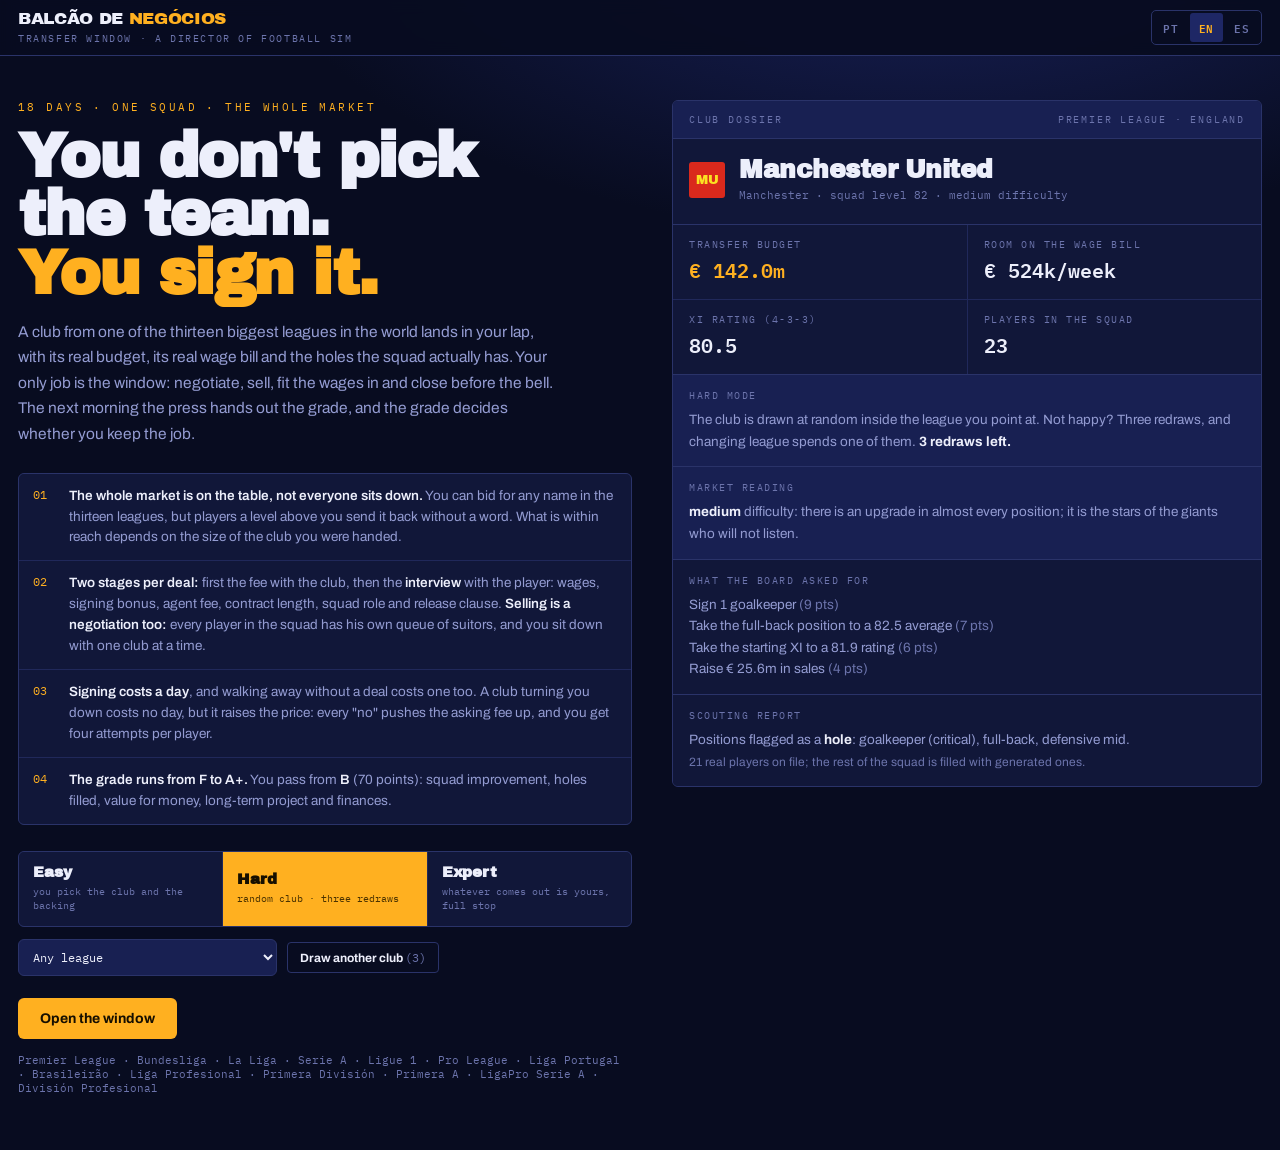
<file: index.html>
<!doctype html>
<html lang="pt-BR">
<head>
<meta charset="utf-8">
<meta name="viewport" content="width=device-width, initial-scale=1">
<title>Balcão de Negócios</title>
<meta http-equiv="refresh" content="0; url=balcao-de-negocios/">
<link rel="canonical" href="balcao-de-negocios/">
<script>location.replace('balcao-de-negocios/');</script>
</head>
<body>
<p>Abrindo o <a href="balcao-de-negocios/">Balcão de Negócios</a>&hellip;</p>
</body>
</html>
</file>
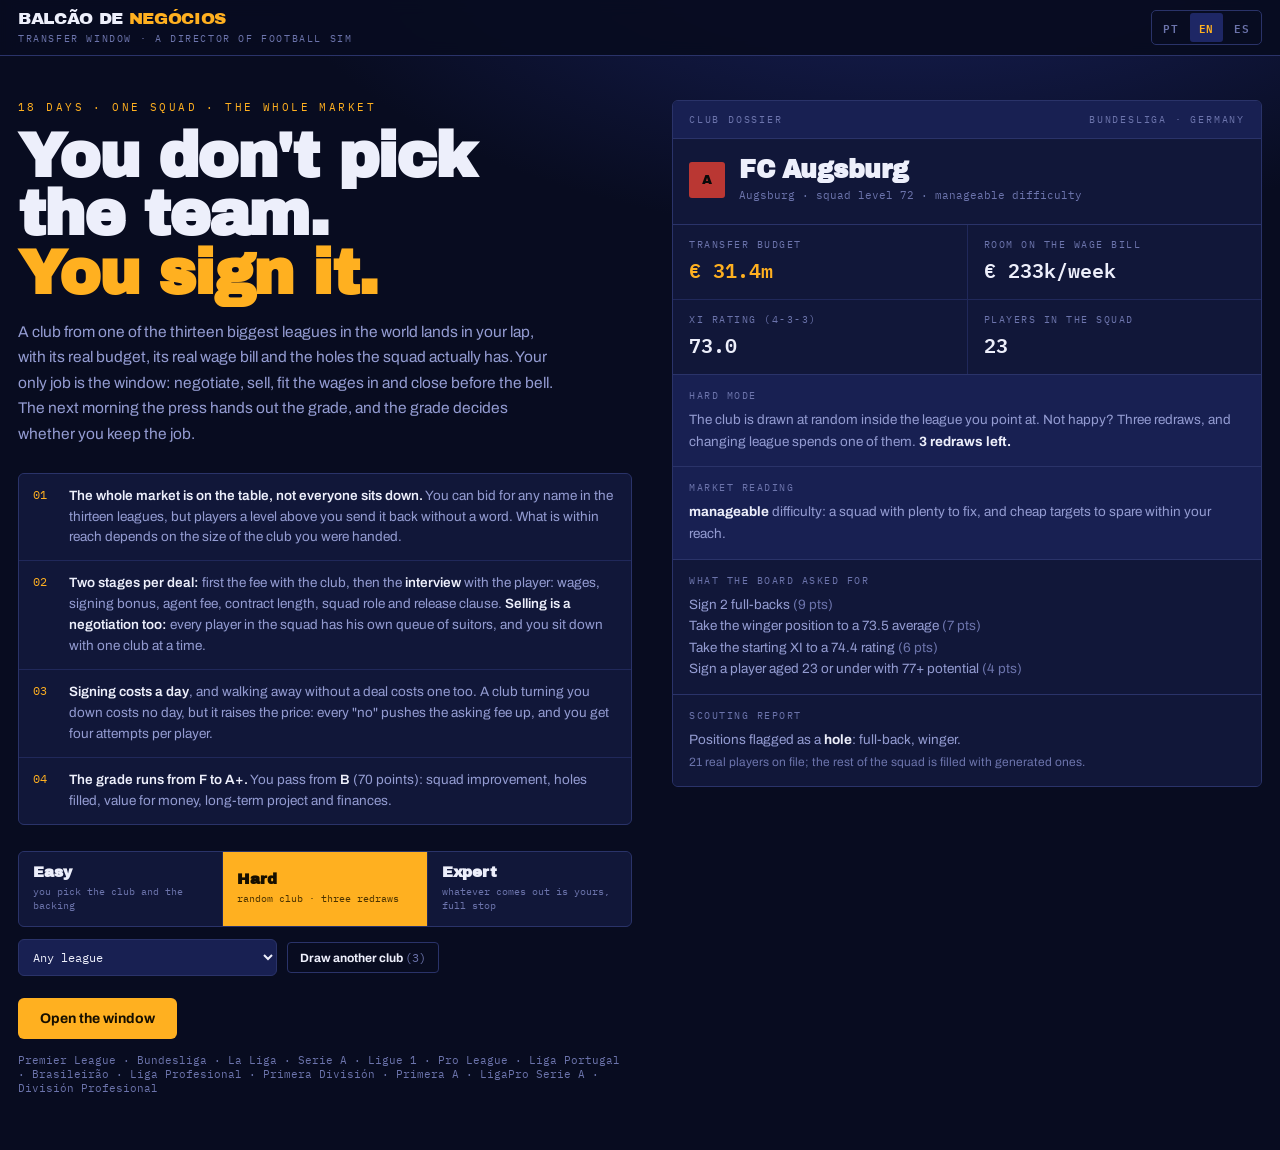
<file: balcao-de-negocios/index.html>
<!doctype html>
<html lang="pt-BR">
<head>
<meta charset="utf-8">
<meta name="viewport" content="width=device-width, initial-scale=1">
<title>Balcão de Negócios</title>
<link rel="preconnect" href="https://fonts.googleapis.com">
<link rel="preconnect" href="https://fonts.gstatic.com" crossorigin>
<link rel="stylesheet" href="https://fonts.googleapis.com/css2?family=Archivo+Black&family=Archivo:wght@400;500;600;700&family=IBM+Plex+Mono:wght@400;500;600&display=swap">
<link rel="stylesheet" href="styles.css">
</head>
<body>

<div class="top">
  <div class="topin">
    <div>
      <div class="mark">BALCÃO DE <em>NEGÓCIOS</em></div>
      <div class="tag" id="topTag" data-i18n="app.tag">Janela de transferências &middot; simulador de diretoria</div>
    </div>
    <div class="spacer"></div>
    <div class="langbar" id="langBar" role="group" data-i18n-aria="lang.aria" aria-label="Idioma">
      <button type="button" data-lang="pt" class="on">PT</button>
      <button type="button" data-lang="en">EN</button>
      <button type="button" data-lang="es">ES</button>
    </div>
    <div class="hud" id="hud" hidden></div>
  </div>
  <div class="ticker" id="tickerBar" hidden>
    <span class="lbl" data-i18n="app.ticker">PLANTÃO</span>
    <span class="vp"><span class="run" id="tickerRun"></span></span>
  </div>
</div>

<div class="wrap">
  <section class="intro" id="screenIntro">
    <div>
      <div class="eyebrow" data-i18n="intro.eyebrow">18 dias &middot; um elenco &middot; o mercado inteiro</div>
      <h1><span class="l1" data-i18n="intro.h1a">Você não escala.</span><span data-i18n="intro.h1b">Você contrata.</span></h1>
      <p class="lede" data-i18n="intro.lede">Um clube das treze principais ligas do mundo cai no seu colo, com o caixa real, a folha
      salarial e os buracos que o elenco tem de verdade. Sua única função é a janela: negociar, vender, encaixar
      salário e fechar antes do gongo. No dia seguinte a imprensa dá a nota, e é ela que decide se você fica.</p>
      <ul class="rules">
        <li><span class="n">01</span><span data-i18n-html="intro.r1"><b>O mercado inteiro está na mesa, nem todo mundo senta.</b> Você pode mandar proposta para qualquer nome das treze ligas, mas quem é de outro patamar devolve sem conversa. O que está ao seu alcance depende do tamanho do clube que caiu no seu colo.</span></li>
        <li><span class="n">02</span><span data-i18n-html="intro.r2"><b>Duas fases por negócio:</b> primeiro a taxa com o clube, depois a <b>entrevista</b> com o jogador: salário, luvas, comissão do empresário, anos de contrato, papel no elenco e cláusula de rescisão.</span></li>
        <li><span class="n">03</span><span data-i18n-html="intro.r3"><b>Assinar gasta um dia</b>, e levantar da mesa sem acordo também. Recusa do clube não custa dia, mas encarece o alvo: cada &quot;não&quot; sobe a pedida, e são quatro tentativas por jogador.</span></li>
        <li><span class="n">04</span><span data-i18n-html="intro.r4"><b>A nota vai de F a A+.</b> Aprovação a partir de <b>B</b> (70 pontos): reforço do time, carências resolvidas, custo-benefício, projeto e finanças.</span></li>
      </ul>
      <div class="modes" id="modeBar" role="radiogroup" data-i18n-aria="intro.modes.aria" aria-label="Modo de jogo">
        <button role="radio" data-mode="facil"><b data-i18n="mode.facil.n">Fácil</b><small data-i18n="mode.facil.small">você escolhe o clube e a incorporação</small></button>
        <button role="radio" data-mode="dificil"><b data-i18n="mode.dificil.n">Difícil</b><small data-i18n="mode.dificil.small">clube sorteado &middot; três novos sorteios</small></button>
        <button role="radio" data-mode="expert"><b data-i18n="mode.expert.n">Expert</b><small data-i18n="mode.expert.small">o clube que sair é o seu, e ponto</small></button>
      </div>
      <div class="setup" id="setupBar">
        <select id="pickLiga" data-i18n-aria="setup.liga.aria" aria-label="Liga"></select>
        <select id="pickClube" data-i18n-aria="setup.clube.aria" aria-label="Clube"></select>
        <button class="btn ghost sm" id="btnReroll"><span data-i18n="setup.reroll">Sortear outro clube</span> <b id="rerollLeft"></b></button>
      </div>
      <div class="aporte" id="aporteWrap">
        <div class="k" data-i18n="aporte.title">Incorporação financeira: escolha o investidor</div>
        <div class="apbar" id="aporteSeg" role="radiogroup" data-i18n-aria="aporte.aria" aria-label="Incorporação financeira"></div>
      </div>
      <div class="actions">
        <button class="btn" id="btnStart" data-i18n="intro.start">Abrir a janela</button>
      </div>
      <p class="hint" style="margin-top:14px">Premier League &middot; Bundesliga &middot; La Liga &middot; Serie A &middot; Ligue 1 &middot; Pro League &middot; Liga Portugal &middot; Brasileirão &middot; Liga Profesional &middot; Primera División &middot; Primera A &middot; LigaPro Serie A &middot; División Profesional</p>
    </div>
    <div class="dossier" id="dossier"></div>
  </section>

  <section class="desk" id="screenDesk" hidden>
    <div>
      <div class="stack">
        <div class="pnl">
          <header><h3 data-i18n="panel.squad">Elenco atual</h3><span class="r" id="squadCount"></span></header>
          <div id="squadList"></div>
          <div class="meterbox">
            <div class="k"><span><span data-i18n="meter.xi">Força da escalação</span> (<b id="formLabel">4-3-3</b>)</span><b id="xiNow">0.0</b></div>
            <div class="bar"><i id="xiBar" class="amber" style="width:0%"></i></div>
            <div class="k" style="margin-top:9px"><span data-i18n="meter.cash">Caixa usado</span><b id="spentPct">0%</b></div>
            <div class="bar"><i id="spentBar" style="width:0%"></i></div>
            <div class="k" style="margin-top:9px"><span data-i18n="meter.wage">Folha semanal</span><b id="wagePct">0%</b></div>
            <div class="bar"><i id="wageBar" class="pos" style="width:0%"></i></div>
          </div>
        </div>
      </div>
    </div>

    <div class="pnl">
      <header>
        <div class="tabs" role="tablist">
          <button class="tab" id="tabMarket" role="tab" aria-selected="true" data-i18n="tab.market">Mercado</button>
          <button class="tab" id="tabCentral" role="tab" aria-selected="false"><span data-i18n="tab.central">Central de transferências</span> <b id="tabWatchN"></b></button>
          <button class="tab" id="tabSquad" role="tab" aria-selected="false" data-i18n="tab.squad">Vender do elenco</button>
          <button class="tab" id="tabLineup" role="tab" aria-selected="false" data-i18n="tab.lineup">Escalação</button>
        </div>
        <span class="r" id="listCount"></span>
      </header>
      <div class="filters" id="filters">
        <select id="fPos">
          <option value="" data-i18n="f.pos.all">Todas as posições</option>
          <option value="GOL" data-i18n="pos.GOL">Goleiro</option>
          <option value="ZAG" data-i18n="pos.ZAG">Zagueiro</option>
          <option value="LAT" data-i18n="f.pos.LAT">Lateral (os dois lados)</option>
          <option value="LAT:E" data-i18n="f.pos.LAT.E">Lateral esquerdo</option>
          <option value="LAT:D" data-i18n="f.pos.LAT.D">Lateral direito</option>
          <option value="VOL" data-i18n="pos.VOL">Volante</option>
          <option value="MEI" data-i18n="pos.MEI">Meia</option>
          <option value="PON" data-i18n="f.pos.PON">Ponta (os dois lados)</option>
          <option value="PON:E" data-i18n="f.pos.PON.E">Ponta esquerda</option>
          <option value="PON:D" data-i18n="f.pos.PON.D">Ponta direita</option>
          <option value="ATA" data-i18n="pos.ATA">Atacante</option>
        </select>
        <select id="fLiga"></select>
        <select id="fSort"></select>
        <input type="search" id="fName" data-i18n-ph="f.search.market" placeholder="Buscar jogador ou clube" autocomplete="off">
        <div class="fline">
          <label class="tog"><input type="checkbox" id="fNeed"> <span data-i18n="f.need">só carências</span></label>
          <label class="tog"><input type="checkbox" id="fAfford"> <span data-i18n="f.afford">cabe no caixa</span></label>
          <label class="tog"><input type="checkbox" id="fReach"> <span data-i18n="f.reach">só quem me atende</span></label>
          <label class="tog"><input type="checkbox" id="fBench"> <span data-i18n="f.bench">só reservas</span></label>
          <label class="tog"><input type="checkbox" id="fHeavy"> <span data-i18n="f.heavy">salário acima da média</span></label>
          <button type="button" class="clearf" id="fClear" data-i18n="f.clear">Zerar filtros</button>
        </div>
        <label class="frange" id="wFee">
          <span data-i18n="f.fee">Teto de compra</span>
          <input type="range" id="fFee" min="0" max="100000000" step="500000" value="100000000" data-i18n-aria="f.fee.aria" aria-label="Valor máximo da pedida">
          <b id="fFeeLab">sem limite</b>
        </label>
      </div>
      <div class="tacbar" id="tacbar" hidden>
        <label class="tog" for="fForm" data-i18n="tac.form">Tática</label>
        <select id="fForm" data-i18n-aria="tac.form.aria" aria-label="Formação tática"></select>
        <button class="btn sm ghost" id="btnAuto" data-i18n="tac.auto">Escalação automática</button>
        <div class="spacer"></div>
        <div class="lstat">
          <span class="k" data-i18n="tac.strength">Força da escalação</span>
          <b id="lineupStrength">0.0</b>
          <span class="d" id="lineupDelta"></span>
        </div>
      </div>

      <div class="pitchwrap" id="pitchWrap" hidden>
        <div>
          <div class="needbar" id="needBar"></div>
          <div class="pitch">
            <div class="ln mid"></div>
            <div class="ln circle"></div>
            <div class="ln spot"></div>
            <div class="ln area-top"></div>
            <div class="ln area-bot"></div>
            <div class="ln goal-top"></div>
            <div class="ln goal-bot"></div>
            <div id="pitchSlots"></div>
          </div>
          <p class="hint" id="selHint" style="margin:10px 2px 0"></p>
        </div>
        <div class="benchcol">
          <div class="bhead"><span data-i18n="lineup.bench">Reservas</span><span id="benchCount"></span></div>
          <div class="bench" id="bench"></div>
        </div>
      </div>

      <div class="mk" id="listWrap"></div>
    </div>

    <div>
      <div class="stack">
        <div class="pnl">
          <header><h3 data-i18n="panel.goals">Metas do conselho</h3><span class="r" id="goalsCount"></span></header>
          <div id="goals"></div>
        </div>
        <div class="pnl">
          <header><h3 data-i18n="panel.press">Prévia da imprensa</h3><span class="r" id="dealsCount"></span></header>
          <div class="gradebox">
            <div class="gletter" id="gLetter">&ndash;</div>
            <div class="gscore" id="gScore">0 / 100</div>
            <div class="scale" id="gScale"></div>
          </div>
          <div id="comps"></div>
        </div>
        <div class="pnl">
          <header><h3 data-i18n="panel.deals">Movimentações</h3><span class="r" id="netSpend"></span></header>
          <div id="deals"></div>
        </div>
        <div class="pnl">
          <header><h3 data-i18n="panel.feed">Últimas do dia</h3></header>
          <div class="feed" id="feed"></div>
          <div style="padding:12px 13px;border-top:1px solid var(--line)">
            <button class="btn wide" id="btnClose" data-i18n="btn.close">Fechar a janela</button>
            <div class="hint" style="margin-top:8px;text-align:center" data-i18n="close.hint">Encerra e publica a nota final</div>
          </div>
        </div>
      </div>
    </div>
  </section>

  <section class="report" id="screenReport" hidden></section>
</div>
<div id="modalRoot"></div>

<script src="data/i18n.js"></script>
<script src="data/names.js"></script>
<script src="data/premier.js"></script>
<script src="data/bundesliga.js"></script>
<script src="data/laliga.js"></script>
<script src="data/seriea.js"></script>
<script src="data/ligue1.js"></script>
<script src="data/brasileirao.js"></script>
<script src="data/argentina.js"></script>
<script src="data/uruguai.js"></script>
<script src="data/colombia.js"></script>
<script src="data/equador.js"></script>
<script src="data/paraguai.js"></script>
<script src="data/belgica.js"></script>
<script src="data/portugal.js"></script>
<script src="game.js"></script>
<script src="season.js"></script>
</body>
</html>
</file>
<file: balcao-de-negocios/styles.css>
:root{
  --bg:#080C20; --panel:#111739; --panel2:#182052; --panel3:#1E2765;
  --line:#2A3369; --line-soft:#20285a;
  --ink:#EDEFFB; --muted:#949CD2; --dim:#6C74AC;
  --amber:#FFB020; --blue:#5B8CFF; --pos:#37D39A; --neg:#FF5F6E; --warn:#FFD166;
  --r:6px;
  --f-display:"Archivo Black","Archivo",Impact,sans-serif;
  --f-body:"Archivo","Helvetica Neue",Arial,sans-serif;
  --f-mono:"IBM Plex Mono",ui-monospace,Consolas,monospace;
}
*{box-sizing:border-box}
[hidden]{display:none!important}
body{background:var(--bg);color:var(--ink);font-family:var(--f-body);margin:0;
  background-image:radial-gradient(1100px 560px at 72% -12%, #1a2360 0%, rgba(26,35,96,0) 62%);
  background-attachment:fixed;}
h1,h2,h3{margin:0;text-wrap:balance}
button{font-family:inherit;color:inherit}
::selection{background:var(--amber);color:#1a1200}
:focus-visible{outline:2px solid var(--amber);outline-offset:2px}
.wrap{max-width:1400px;margin:0 auto;padding:0 18px 44px}

.top{position:sticky;top:0;z-index:40;background:rgba(8,12,32,.94);backdrop-filter:blur(8px);border-bottom:1px solid var(--line)}
.topin{max-width:1400px;margin:0 auto;padding:10px 18px;display:flex;align-items:center;gap:16px}
.mark{font-family:var(--f-display);font-size:17px;letter-spacing:-.02em;line-height:1}
.mark em{font-style:normal;color:var(--amber)}
.tag{font-family:var(--f-mono);font-size:10px;letter-spacing:.16em;color:var(--dim);text-transform:uppercase;margin-top:5px}
.spacer{flex:1}
.langbar{display:flex;gap:2px;border:1px solid var(--line);border-radius:5px;padding:2px}
.langbar button{background:transparent;border:0;border-radius:3px;padding:5px 9px;cursor:pointer;
  font-family:var(--f-mono);font-size:10.5px;font-weight:600;letter-spacing:.08em;color:var(--dim);transition:background .12s,color .12s}
.langbar button:hover{color:var(--ink)}
.langbar button.on{background:var(--panel3);color:var(--amber)}
.hud{display:flex;gap:14px}
.hud .cell{border-left:1px solid var(--line);padding-left:14px;min-width:100px}
.hud .k{font-family:var(--f-mono);font-size:9.5px;letter-spacing:.16em;color:var(--dim);text-transform:uppercase}
.hud .v{font-family:var(--f-mono);font-size:17px;font-weight:600;font-variant-numeric:tabular-nums;line-height:1.35}
.v.amber{color:var(--amber)} .v.pos{color:var(--pos)} .v.neg{color:var(--neg)}

.ticker{background:var(--amber);color:#160F00;overflow:hidden;white-space:nowrap;display:flex;align-items:stretch;
  font-family:var(--f-mono);font-size:11.5px;font-weight:600}
.ticker .lbl{background:#160F00;color:var(--amber);padding:5px 10px;letter-spacing:.18em;font-size:10px;flex:none}
.ticker .vp{overflow:hidden;flex:1}
.ticker .run{display:inline-block;padding:5px 0;white-space:nowrap;animation:slide 32s linear infinite}
@keyframes slide{from{transform:translateX(6%)}to{transform:translateX(-104%)}}
@media (prefers-reduced-motion:reduce){.ticker .run{animation:none;padding:5px 10px}}

.intro{padding:44px 0 0;display:grid;grid-template-columns:1.02fr .98fr;gap:40px;align-items:start}
.eyebrow{font-family:var(--f-mono);font-size:11px;letter-spacing:.22em;color:var(--amber);text-transform:uppercase}
.intro h1{font-family:var(--f-display);font-size:clamp(38px,5.2vw,62px);line-height:.94;letter-spacing:-.025em;margin:14px 0 16px}
.intro h1 span{color:var(--amber);display:block}
.intro h1 span.l1{color:var(--ink)}
.lede{color:var(--muted);font-size:15.5px;line-height:1.65;max-width:60ch}
.rules{margin:26px 0 0;padding:0;list-style:none;display:grid;gap:1px;background:var(--line-soft);border:1px solid var(--line);border-radius:var(--r);overflow:hidden}
.rules li{background:var(--panel);padding:12px 14px;display:grid;grid-template-columns:24px 1fr;gap:12px;font-size:13.5px;color:var(--muted);line-height:1.55}
.rules b{color:var(--ink);font-weight:600}
.rules .n{font-family:var(--f-mono);color:var(--amber);font-size:12px}

.dossier{background:var(--panel);border:1px solid var(--line);border-radius:var(--r);overflow:hidden}
.dossier .hd{padding:12px 16px;border-bottom:1px solid var(--line);display:flex;justify-content:space-between;align-items:center;background:var(--panel2)}
.dossier .hd .t{font-family:var(--f-mono);font-size:10px;letter-spacing:.18em;color:var(--dim);text-transform:uppercase}
.crest{width:36px;height:36px;border-radius:3px;display:grid;place-items:center;font-family:var(--f-display);font-size:13px;flex:none}
.club-line{display:flex;gap:14px;align-items:center;padding:18px 16px 6px}
.club-line h2{font-family:var(--f-display);font-size:25px;letter-spacing:-.02em;line-height:1.05}
.club-line .sub{color:var(--dim);font-family:var(--f-mono);font-size:11px;margin-top:5px}
.dgrid{display:grid;grid-template-columns:1fr 1fr;gap:1px;background:var(--line-soft);margin-top:16px;border-top:1px solid var(--line)}
.dgrid > div{background:var(--panel);padding:13px 16px}
.dgrid .k{font-family:var(--f-mono);font-size:9.5px;letter-spacing:.16em;color:var(--dim);text-transform:uppercase}
.dgrid .v{font-family:var(--f-mono);font-size:20px;font-weight:600;margin-top:3px;font-variant-numeric:tabular-nums}
.board{padding:14px 16px;border-top:1px solid var(--line);background:var(--panel2)}
.board .k{font-family:var(--f-mono);font-size:9.5px;letter-spacing:.16em;color:var(--dim);text-transform:uppercase;margin-bottom:7px}
.board p{margin:0;font-size:13.5px;line-height:1.6;color:var(--muted)}
.board p b{color:var(--ink)}

.btn{background:var(--amber);color:#160F00;border:0;border-radius:var(--r);padding:13px 22px;font-weight:700;font-size:14px;cursor:pointer;transition:transform .12s,filter .12s}
.btn:hover{filter:brightness(1.08);transform:translateY(-1px)}
.btn:disabled{opacity:.4;cursor:not-allowed;transform:none;filter:none}
.btn.ghost{background:transparent;color:var(--ink);border:1px solid var(--line)}
.btn.ghost:hover{border-color:var(--amber);color:var(--amber);filter:none}
.btn.sm{padding:7px 12px;font-size:12px;border-radius:4px}
.btn.wide{width:100%}
.actions{display:flex;gap:12px;align-items:center;margin-top:22px;flex-wrap:wrap}
.hint{font-family:var(--f-mono);font-size:11px;color:var(--dim)}

/* ---------- abertura: modo de jogo e escolha do clube ---------- */
.modes{display:grid;grid-template-columns:repeat(3,1fr);gap:1px;margin-top:26px;background:var(--line-soft);border:1px solid var(--line);border-radius:var(--r);overflow:hidden}
.modes button{background:var(--panel);border:0;padding:12px 14px;text-align:left;cursor:pointer;display:block;transition:background .14s}
.modes button b{display:block;font-family:var(--f-display);font-size:15px;letter-spacing:-.01em}
.modes button small{display:block;font-family:var(--f-mono);font-size:10px;line-height:1.45;color:var(--dim);margin-top:5px}
.modes button:hover{background:var(--panel2)}
.modes button.on{background:var(--amber);color:#160F00}
.modes button.on small{color:#4A3200}
.setup{display:flex;gap:10px;align-items:center;margin-top:12px;flex-wrap:wrap}
.setup select{padding:9px 10px;font-size:12px;border-radius:var(--r);max-width:100%}
.setup select:hover{border-color:var(--amber)}
.aporte{margin-top:14px}
.aporte .k{font-family:var(--f-mono);font-size:9.5px;letter-spacing:.16em;color:var(--dim);text-transform:uppercase;margin-bottom:8px}
.apbar{display:grid;grid-template-columns:repeat(4,1fr);gap:1px;background:var(--line-soft);border:1px solid var(--line);border-radius:var(--r);overflow:hidden}
.apbar button{background:var(--panel);border:0;padding:10px 12px;text-align:left;cursor:pointer;display:block;transition:background .14s}
.apbar button b{display:block;font-size:12.5px;font-weight:700;line-height:1.25}
.apbar button em{display:block;font-family:var(--f-mono);font-style:normal;font-size:10px;color:var(--amber);margin-top:4px}
.apbar button small{display:block;font-family:var(--f-mono);font-size:9.5px;line-height:1.45;color:var(--dim);margin-top:5px}
.apbar button:hover{background:var(--panel2)}
.apbar button.on{background:var(--amber);color:#160F00}
.apbar button.on em,.apbar button.on small{color:#4A3200}
#btnReroll b{font-family:var(--f-mono);color:var(--dim);font-weight:400}
@media(max-width:820px){.apbar{grid-template-columns:repeat(2,1fr)}}
@media(max-width:560px){.modes{grid-template-columns:1fr}.apbar{grid-template-columns:1fr}}

.desk{display:grid;grid-template-columns:266px minmax(0,1fr) 316px;gap:14px;padding-top:14px;align-items:start}
.pnl{background:var(--panel);border:1px solid var(--line);border-radius:var(--r);overflow:hidden}
.pnl + .pnl{margin-top:14px}
.pnl > header{padding:10px 13px;border-bottom:1px solid var(--line);display:flex;justify-content:space-between;align-items:center;gap:8px}
.pnl > header h3{font-family:var(--f-mono);font-size:10px;letter-spacing:.18em;color:var(--dim);text-transform:uppercase;font-weight:500}
.pnl > header .r{font-family:var(--f-mono);font-size:11px;color:var(--muted)}
.stack{position:sticky;top:78px}

.srow{display:grid;grid-template-columns:36px 1fr auto;gap:9px;align-items:center;padding:7px 13px}
.srow + .srow{border-top:1px solid var(--line-soft)}
.srow .nm{font-size:13px;line-height:1.25;min-width:0}
.srow .nm small{display:block;color:var(--dim);font-family:var(--f-mono);font-size:10px;margin-top:2px}
.srow .nm b{font-weight:600}
.pos{font-family:var(--f-mono);font-size:10px;font-weight:600;letter-spacing:.05em;text-align:center;padding:4px 0;border-radius:3px;background:var(--panel3);color:var(--muted)}
.pos.crit{background:rgba(255,95,110,.16);color:#FF8F9A}
.pos.soft{background:rgba(255,209,102,.14);color:var(--warn)}
.pos.ok{background:rgba(55,211,154,.12);color:var(--pos)}
.pos i.sd{font-style:normal;font-size:8.5px;opacity:.7;margin-left:2px;letter-spacing:0}
.ovr{font-family:var(--f-mono);font-size:15px;font-weight:600;font-variant-numeric:tabular-nums;text-align:right}
.ovr small{display:block;font-size:10px;color:var(--pos);font-weight:500}
.ovr small.neg{color:var(--neg)}

.meterbox{padding:12px 13px;border-top:1px solid var(--line-soft)}
.meterbox .k{font-family:var(--f-mono);font-size:9.5px;letter-spacing:.14em;color:var(--dim);text-transform:uppercase;display:flex;justify-content:space-between}
.meterbox .k b{color:var(--ink);font-weight:600;letter-spacing:0}
.bar{height:6px;border-radius:99px;background:var(--panel3);margin-top:7px;overflow:hidden}
.bar i{display:block;height:100%;background:var(--blue);border-radius:99px;transition:width .4s cubic-bezier(.2,.8,.2,1)}
.bar i.amber{background:var(--amber)} .bar i.neg{background:var(--neg)} .bar i.pos{background:var(--pos)}

.tabs{display:flex;gap:2px}
.tab{background:transparent;border:1px solid transparent;border-radius:4px;padding:6px 11px;font-size:12px;font-weight:600;color:var(--dim);cursor:pointer}
.tab[aria-selected="true"]{background:var(--panel3);color:var(--ink);border-color:var(--line)}
.filters{display:flex;gap:8px;padding:10px 13px;border-bottom:1px solid var(--line);flex-wrap:wrap;align-items:center}
.filters [hidden]{display:none}
.frange{flex:1 0 100%;display:flex;align-items:center;gap:9px;font-family:var(--f-mono);font-size:11px;color:var(--muted);cursor:pointer}
.frange input[type=range]{flex:1;max-width:300px;min-width:120px;padding:0;accent-color:var(--amber);cursor:pointer}
.frange b{color:var(--ink);font-variant-numeric:tabular-nums;min-width:86px}
select,input[type=search],input[type=number]{background:var(--panel2);border:1px solid var(--line);color:var(--ink);border-radius:4px;padding:6px 9px;font-family:var(--f-mono);font-size:11.5px}
input[type=search]{flex:1;min-width:120px}
.tog{display:flex;align-items:center;gap:6px;font-family:var(--f-mono);font-size:11px;color:var(--muted);cursor:pointer}
.tog input{accent-color:var(--amber)}
.fline{flex:1 0 100%;display:flex;gap:12px;align-items:center;flex-wrap:wrap}
.clearf{margin-left:auto;background:transparent;border:1px solid var(--line);color:var(--dim);border-radius:4px;padding:6px 11px;font-family:var(--f-mono);font-size:11px;cursor:pointer;transition:border-color .12s,color .12s}
.clearf:hover:not(:disabled){border-color:var(--amber);color:var(--amber)}
.clearf:disabled{opacity:.35;cursor:not-allowed}

.mk{overflow-x:auto;max-height:min(62vh,720px);overflow-y:auto}
table{width:100%;border-collapse:collapse;font-size:13px}
thead th{font-family:var(--f-mono);font-size:9.5px;letter-spacing:.13em;color:var(--dim);text-transform:uppercase;font-weight:500;text-align:left;padding:8px 10px;border-bottom:1px solid var(--line);white-space:nowrap;position:sticky;top:0;background:var(--panel);z-index:2}
tbody td{padding:8px 10px;border-bottom:1px solid var(--line-soft);vertical-align:middle;white-space:nowrap}
tbody tr:hover{background:var(--panel2)}
tbody tr.gone{opacity:.32}
.num{font-family:var(--f-mono);font-variant-numeric:tabular-nums;text-align:right}
th.num{text-align:right}
.pname{font-weight:600;font-size:13.5px}
.pmeta{color:var(--dim);font-family:var(--f-mono);font-size:10.5px;margin-top:2px}
.chip{display:inline-block;font-family:var(--f-mono);font-size:9px;letter-spacing:.08em;padding:2px 6px;border-radius:3px;background:var(--panel3);color:var(--muted);text-transform:uppercase;margin-left:6px;vertical-align:1px}
.chip.free{background:rgba(91,140,255,.16);color:#9BB6FF}
.chip.gem{background:rgba(255,176,32,.16);color:var(--amber)}
.chip.star{background:rgba(255,95,110,.15);color:#FF9AA4}
.chip.vet{background:rgba(148,156,210,.14);color:var(--muted)}
.chip.out{background:rgba(255,95,110,.22);color:#FFB2B9}
.chip.hard{background:rgba(255,176,32,.14);color:var(--amber)}
.chip.multi{background:rgba(91,220,255,.14);color:#8FD9FF}
.wbtn{margin-right:6px}
.wbtn.on{border-color:var(--amber);color:var(--amber)}
.tab b{font-family:var(--f-mono);font-size:10px;font-weight:600;color:var(--amber)}
.tab b:empty{display:none}
tr.unreach td{opacity:.5}
tr.unreach:hover td{opacity:.8}
.empty{padding:28px 14px;color:var(--dim);font-family:var(--f-mono);font-size:12px;text-align:center}

.feed{max-height:250px;overflow:auto}
.fitem{padding:9px 13px;border-bottom:1px solid var(--line-soft);font-size:12.5px;line-height:1.5;color:var(--muted);display:grid;grid-template-columns:32px 1fr;gap:9px}
.fitem .d{font-family:var(--f-mono);font-size:10px;color:var(--dim);padding-top:2px}
.fitem b{color:var(--ink);font-weight:600}
.fitem.good b{color:var(--pos)} .fitem.bad b{color:var(--neg)} .fitem.rival b{color:var(--warn)}
.deal{display:grid;grid-template-columns:1fr auto;gap:8px;padding:9px 13px;border-bottom:1px solid var(--line-soft);align-items:center}
.deal:last-child{border-bottom:0}
.deal .n{font-size:13px;font-weight:600}
.deal .m{font-family:var(--f-mono);font-size:10.5px;color:var(--dim);margin-top:2px}
.deal .p{font-family:var(--f-mono);font-size:12.5px;font-variant-numeric:tabular-nums;text-align:right}
.deal .p small{display:block;color:var(--dim);font-size:10px}

.gradebox{padding:14px 13px 16px;text-align:center;border-bottom:1px solid var(--line)}
.gletter{font-family:var(--f-display);font-size:54px;line-height:.9;letter-spacing:-.045em}
.gscore{font-family:var(--f-mono);font-size:11px;color:var(--dim);letter-spacing:.1em;margin-top:6px}
.scale{display:flex;height:5px;margin:13px 0 0;gap:2px}
.scale span{flex:1;background:var(--panel3);border-radius:2px}
.scale span.on{background:var(--amber)}
.goal{padding:9px 13px}
.goal + .goal{border-top:1px solid var(--line-soft)}
.goal .k{display:flex;justify-content:space-between;gap:8px;font-size:12px;line-height:1.35}
.goal .k b{font-family:var(--f-mono);font-size:10.5px;color:var(--amber);font-weight:600;white-space:nowrap}
.goal .m{font-family:var(--f-mono);font-size:10px;color:var(--dim);margin-top:5px}
.goal.done .k{color:var(--dim)}
.goal.done .k b{color:var(--pos)}

.comp{padding:8px 13px}
.comp + .comp{border-top:1px solid var(--line-soft)}
.comp .k{display:flex;justify-content:space-between;font-size:11.5px;color:var(--muted);gap:8px}
.comp .k b{font-family:var(--f-mono);font-variant-numeric:tabular-nums;color:var(--ink);font-weight:600}

.scrim{position:fixed;inset:0;background:rgba(4,6,18,.74);backdrop-filter:blur(3px);z-index:60;display:grid;place-items:center;padding:20px}
.modal{background:var(--panel);border:1px solid var(--line);border-radius:8px;width:min(560px,100%);max-height:92vh;overflow:auto;box-shadow:0 30px 80px rgba(0,0,0,.6)}
.mh{padding:16px 18px;border-bottom:1px solid var(--line);background:var(--panel2);display:flex;justify-content:space-between;align-items:flex-start;gap:12px}
.modal h3{font-family:var(--f-display);font-size:22px;letter-spacing:-.02em;line-height:1.15}
.mh .sub{color:var(--dim);font-family:var(--f-mono);font-size:11px;margin-top:6px;line-height:1.5}
.x{background:transparent;border:1px solid var(--line);border-radius:4px;width:28px;height:28px;cursor:pointer;color:var(--muted);font-size:14px;flex:none}
.x:hover{border-color:var(--neg);color:var(--neg)}
.attrs{display:grid;grid-template-columns:repeat(4,1fr);gap:1px;background:var(--line-soft)}
.attrs > div{background:var(--panel);padding:11px 14px}
.attrs .k{font-family:var(--f-mono);font-size:9px;letter-spacing:.13em;color:var(--dim);text-transform:uppercase}
.attrs .v{font-family:var(--f-mono);font-size:17px;font-weight:600;margin-top:3px;font-variant-numeric:tabular-nums}
.negotiate{padding:16px 18px;display:grid;gap:15px}
.field .k{display:flex;justify-content:space-between;align-items:baseline;font-size:12px;color:var(--muted);margin-bottom:8px;gap:10px}
.field .k b{font-family:var(--f-mono);font-size:15px;color:var(--ink);font-variant-numeric:tabular-nums}
input[type=range]{width:100%;accent-color:var(--amber);background:transparent}
.quick{display:flex;gap:6px;margin-top:8px;flex-wrap:wrap}
.quick button{background:var(--panel2);border:1px solid var(--line);border-radius:4px;padding:4px 9px;font-family:var(--f-mono);font-size:10.5px;color:var(--muted);cursor:pointer}
.quick button:hover{border-color:var(--amber);color:var(--amber)}
.msg{padding:11px 13px;border-radius:4px;font-size:13px;line-height:1.55;border-left:3px solid var(--line);background:var(--panel2)}
.msg.ok{background:rgba(55,211,154,.09);border-color:var(--pos)}
.msg.no{background:rgba(255,95,110,.09);border-color:var(--neg)}
.msg.mid{background:rgba(255,176,32,.09);border-color:var(--amber)}
.msg .who{font-family:var(--f-mono);font-size:9.5px;letter-spacing:.14em;color:var(--dim);text-transform:uppercase;display:block;margin-bottom:4px}
.mfoot{display:flex;gap:10px;align-items:center;justify-content:space-between;padding:14px 18px;border-top:1px solid var(--line);background:var(--panel2);flex-wrap:wrap}

/* ---- entrevista: medidor de convencimento e itens do contrato ---- */
.meter{padding:14px 18px;border-bottom:1px solid var(--line);background:var(--panel2)}
.meter .mk{display:flex;justify-content:space-between;align-items:baseline;gap:10px;font-family:var(--f-mono);font-size:9.5px;letter-spacing:.14em;color:var(--dim);text-transform:uppercase}
.meter .mk b{font-size:19px;color:var(--ink);font-variant-numeric:tabular-nums;letter-spacing:0}
.mtrack{position:relative;height:9px;border-radius:5px;background:#0C1130;border:1px solid var(--line);margin-top:9px}
.mtrack i{position:absolute;left:0;top:0;bottom:0;border-radius:5px;background:var(--muted);transition:width .18s,background .18s}
.mtrack i.pos{background:var(--pos)}
.mtrack i.amber{background:var(--amber)}
.mtrack i.neg{background:var(--neg)}
.mthr{position:absolute;top:-4px;bottom:-4px;width:2px;background:var(--ink);opacity:.8;border-radius:2px}
.mlegend{display:flex;justify-content:space-between;gap:10px;margin-top:7px;font-family:var(--f-mono);font-size:10.5px;color:var(--dim)}
.mlegend b{color:var(--ink)}
.term .k{display:flex;justify-content:space-between;align-items:baseline;font-size:12px;color:var(--muted);margin-bottom:8px;gap:10px}
.term .k b{font-family:var(--f-mono);font-size:14px;color:var(--ink);font-variant-numeric:tabular-nums;text-align:right}
.dot{display:inline-block;width:7px;height:7px;border-radius:50%;background:var(--dim);margin-right:7px;vertical-align:1px;transition:background .18s}
.dot.ok{background:var(--pos)}
.dot.mid{background:var(--amber)}
.dot.no{background:var(--neg)}
.seg{display:flex;gap:5px;flex-wrap:wrap}
.seg button{flex:1 1 auto;background:var(--panel2);border:1px solid var(--line);border-radius:4px;padding:7px 8px;font-family:var(--f-mono);font-size:11px;color:var(--muted);cursor:pointer;white-space:nowrap}
.seg button:hover{border-color:var(--amber);color:var(--amber)}
.seg button.on{background:var(--amber);border-color:var(--amber);color:#160F00;font-weight:700}
.hint2{font-family:var(--f-mono);font-size:10px;color:var(--dim);margin-top:7px;line-height:1.5}
.bidlist{display:grid;gap:1px;background:var(--line-soft);border:1px solid var(--line-soft);border-radius:4px;overflow:hidden}
.bidrow{display:grid;grid-template-columns:1fr auto auto;gap:10px;align-items:center;background:var(--panel2);padding:10px 12px}
.bidrow .bn b{font-size:13.5px;font-weight:600;display:block}
.bidrow .bn small{display:block;font-family:var(--f-mono);font-size:10px;color:var(--dim);margin-top:3px}
.bidrow .bv{font-family:var(--f-mono);font-size:13.5px;font-variant-numeric:tabular-nums;text-align:right;color:var(--pos)}
.bidrow .bv small{display:block;font-size:9.5px;color:var(--dim)}
.bidrow .ba{display:flex;gap:6px}
.bidrow.out{opacity:.42}
.bidrow.out .bv{color:var(--muted);text-decoration:line-through}
@media(max-width:520px){.bidrow{grid-template-columns:1fr auto}.bidrow .ba{grid-column:1/-1;justify-content:flex-end}}
.totals{display:grid;grid-template-columns:repeat(3,1fr);gap:1px;background:var(--line-soft);border:1px solid var(--line-soft);border-radius:4px;overflow:hidden}
.totals > div{background:var(--panel2);padding:10px 12px}
.totals span{display:block;font-family:var(--f-mono);font-size:9px;letter-spacing:.12em;color:var(--dim);text-transform:uppercase}
.totals b{display:block;font-family:var(--f-mono);font-size:14px;font-variant-numeric:tabular-nums;margin-top:4px}
@media(max-width:520px){.totals{grid-template-columns:1fr}.attrs{grid-template-columns:repeat(2,1fr)}}

.report{padding:36px 0 0;max-width:960px;margin:0 auto}
.verdict{text-align:center;padding:0 0 8px}
.verdict .big{font-family:var(--f-display);font-size:clamp(74px,13vw,148px);line-height:.82;letter-spacing:-.05em}
.verdict h2{font-family:var(--f-display);font-size:clamp(23px,3.4vw,36px);letter-spacing:-.025em;margin:16px 0 10px}
.verdict p{color:var(--muted);font-size:15px;line-height:1.65;max-width:62ch;margin:0 auto}
.stamp{display:inline-block;font-family:var(--f-mono);font-size:11px;letter-spacing:.2em;text-transform:uppercase;padding:6px 14px;border-radius:99px;border:1px solid;margin-bottom:14px}
.stamp.win{color:var(--pos);border-color:rgba(55,211,154,.5);background:rgba(55,211,154,.08)}
.stamp.lose{color:var(--neg);border-color:rgba(255,95,110,.5);background:rgba(255,95,110,.08)}
.rgrid{display:grid;grid-template-columns:1fr 1fr;gap:14px;margin-top:30px;align-items:start}
.crow{padding:12px 15px}
.crow + .crow{border-top:1px solid var(--line-soft)}
.crow .t2{display:flex;justify-content:space-between;align-items:baseline;gap:10px}
.crow .nm{font-size:13.5px;font-weight:600}
.crow .sc{font-family:var(--f-mono);font-size:12px;font-variant-numeric:tabular-nums;color:var(--amber);white-space:nowrap}
.crow p{margin:5px 0 0;font-size:12px;color:var(--dim);line-height:1.55}
/* ---- as copas: uma seção só delas, um painel por copa ---- */
.ksect{display:flex;align-items:baseline;justify-content:space-between;gap:12px;flex-wrap:wrap;
  margin:26px 0 10px;padding-bottom:8px;border-bottom:1px solid var(--line)}
.ksect h3{font-family:var(--f-mono);font-size:10px;letter-spacing:.18em;color:var(--dim);text-transform:uppercase;font-weight:500}
.ksect span{font-family:var(--f-mono);font-size:11px;color:var(--muted)}
.kop > header .r.win{color:var(--pos)}
.kop > header .r.amber{color:var(--amber)}
.kop > header .r.off{color:var(--dim)}
.konote{margin:11px 15px 0;font-size:12px;color:var(--dim);line-height:1.55}
.kop > .ko{margin:9px 15px 0;max-width:420px}
.brk{display:flex;justify-content:center;align-items:stretch;gap:16px;padding:28px 6px 14px;min-width:560px}
.bcol{display:grid;grid-template-rows:repeat(var(--n),1fr);align-items:center;justify-items:center}
.bfork{position:relative;width:100%;display:grid;grid-template-rows:1fr 1fr;align-items:center;justify-items:center}
.bfork::after{content:'';position:absolute;right:-8px;top:25%;height:50%;width:1px;background:var(--line)}
.bfork::before{content:'';position:absolute;right:-16px;top:50%;width:8px;height:1px;background:var(--line)}
.bcol.r .bfork::after{right:auto;left:-8px}
.bcol.r .bfork::before{right:auto;left:-16px}
.bmatch{position:relative;display:grid;gap:2px;padding:3px;border-radius:9px;
  border:1px solid var(--line-soft);background:rgba(255,255,255,.022)}
.bmatch.meu{border-color:rgba(240,178,58,.45);background:rgba(240,178,58,.06)}
.bmatch::after{content:'';position:absolute;top:50%;right:-8px;width:8px;height:1px;background:var(--line)}
.bcol.r .bmatch::after{right:auto;left:-8px}
.bcol.inner .bmatch::after{width:16px;right:-16px}
.bcol.r.inner .bmatch::after{right:auto;left:-16px}
.bmid .bmatch::after{display:none}
/* o balão do confronto, no lugar do balão cru do navegador */
/* o balão só existe no hover: encolhido a zero ele não empurra a rolagem da chave */
.bmatch::before{content:attr(data-tip);position:absolute;left:50%;bottom:calc(100% + 8px);
  transform:translateX(-50%) scale(0);transform-origin:bottom center;
  white-space:nowrap;font-family:var(--f-mono);font-size:10.5px;letter-spacing:.01em;color:var(--ink);
  background:#151B41;border:1px solid var(--line);border-radius:7px;padding:5px 9px;
  opacity:0;pointer-events:none;transition:opacity .12s,transform .12s;z-index:6;box-shadow:0 8px 22px rgba(0,0,0,.5)}
.bmatch:hover{border-color:var(--line);z-index:7}
.bmatch:hover::before{opacity:1;transform:translateX(-50%) scale(1)}
.btm{display:flex;align-items:center;gap:5px;padding:1px 3px;border-radius:6px}
.bcol.r .btm{flex-direction:row-reverse}
.btm.w{background:rgba(255,255,255,.06)}
.btm .g{font-family:var(--f-mono);font-size:11px;color:var(--dim);width:11px;text-align:center}
.btm.w .g{color:var(--ink)}
.btm:not(.w) .bdisc{opacity:.45}
.btm.me:not(.w) .bdisc{opacity:.85}
.bdisc{width:24px;height:24px;border-radius:50%;flex:0 0 auto;display:grid;place-items:center;font-style:normal;
  font-family:var(--f-mono);font-size:8px;font-weight:700;background:var(--c1);color:var(--fg);
  box-shadow:inset 0 0 0 1.5px var(--c2),0 0 0 1px rgba(0,0,0,.55)}
.btm.me .bdisc{box-shadow:inset 0 0 0 1.5px var(--c2),0 0 0 2px var(--amber)}
.bdisc.big{width:54px;height:54px;font-size:15px;box-shadow:inset 0 0 0 3px var(--c2),0 0 0 1px rgba(0,0,0,.55),0 0 0 6px rgba(240,178,58,.14)}
.bmid{display:flex;flex-direction:column;align-items:center;justify-content:center;gap:16px;padding:0 4px}
.bmatch.fin{padding:4px;border-color:var(--line);background:rgba(255,255,255,.04)}
.bchamp{display:grid;justify-items:center;gap:6px;text-align:center}
.bchamp b{font-size:13px}
.bchamp span{font-family:var(--f-mono);font-size:9.5px;letter-spacing:.18em;color:var(--amber)}
.ko{margin-top:8px;display:grid;gap:3px}
.korow{display:flex;gap:10px;align-items:baseline;font-size:12px;color:var(--muted);
  padding:3px 7px;border-radius:6px;border:1px solid transparent}
.korow .rd{flex:0 0 34%;color:var(--dim);font-size:11px}
.korow .mt{font-family:var(--f-mono);font-variant-numeric:tabular-nums;font-size:11.5px}
.korow .mt b{color:var(--ink);font-weight:600}
.korow.me{border-color:var(--line-soft);background:rgba(255,255,255,.03);color:var(--ink)}
.korow.me .rd{color:var(--amber)}
@media(max-width:1080px){
  .desk{grid-template-columns:1fr}
  .stack{position:static}
  .intro{grid-template-columns:1fr;gap:28px;padding-top:28px}
  .rgrid{grid-template-columns:1fr}
  .hud{display:none}
  .mk{max-height:none}
}
.actions select{padding:12px 12px;font-size:12.5px;border-radius:var(--r)}
.actions select:hover{border-color:var(--amber)}

/* ---------- escalação: barra de tática, campo e banco ---------- */
.tacbar{display:flex;gap:10px;align-items:center;padding:10px 13px;border-bottom:1px solid var(--line);flex-wrap:wrap}
.tacbar .tog{color:var(--dim);letter-spacing:.14em;text-transform:uppercase;font-size:9.5px}
.lstat{display:flex;align-items:baseline;gap:8px}
.lstat .k{font-family:var(--f-mono);font-size:9.5px;letter-spacing:.14em;text-transform:uppercase;color:var(--dim)}
.lstat b{font-family:var(--f-mono);font-size:18px;font-weight:600;font-variant-numeric:tabular-nums}
.lstat .d{font-family:var(--f-mono);font-size:10.5px;color:var(--dim)}
.chip.xi{background:rgba(55,211,154,.16);color:var(--pos)}

.pitchwrap{display:grid;grid-template-columns:minmax(0,1fr) 234px;gap:12px;padding:12px 13px;align-items:start}
.pitch{position:relative;max-width:min(100%,436px);margin:0 auto;aspect-ratio:68/100;border-radius:6px;
  border:1px solid var(--line);overflow:hidden;
  background:
    repeating-linear-gradient(180deg, rgba(255,255,255,.022) 0 9%, rgba(0,0,0,0) 9% 18%),
    linear-gradient(180deg, #123329 0%, #0D2620 55%, #102D25 100%);}
.ln{position:absolute;border:1px solid rgba(233,240,255,.15);pointer-events:none}
.ln.mid{left:0;right:0;top:50%;border-width:0 0 1px 0}
.ln.circle{left:50%;top:50%;width:26%;aspect-ratio:1;transform:translate(-50%,-50%);border-radius:50%}
.ln.spot{left:50%;top:50%;width:5px;height:5px;transform:translate(-50%,-50%);border-radius:50%;background:rgba(233,240,255,.28);border:0}
.ln.area-top{left:21%;right:21%;top:-1px;height:15%;border-top:0}
.ln.area-bot{left:21%;right:21%;bottom:-1px;height:15%;border-bottom:0}
.ln.goal-top{left:36%;right:36%;top:-1px;height:6%;border-top:0}
.ln.goal-bot{left:36%;right:36%;bottom:-1px;height:6%;border-bottom:0}

.slot{position:absolute;transform:translate(-50%,-50%);width:70px;display:grid;justify-items:center;gap:3px;
  background:transparent;border:0;padding:0;cursor:pointer;font-family:var(--f-body)}
.slot .badge{width:34px;height:34px;border-radius:50%;display:grid;place-items:center;
  font-family:var(--f-mono);font-weight:600;font-size:13px;font-variant-numeric:tabular-nums;
  box-shadow:0 3px 10px rgba(0,0,0,.45)}
.badge.b-GOL{background:#7FA7FF;color:#08132E}
.badge.b-ZAG,.badge.b-LAT{background:#54D9A8;color:#04241A}
.badge.b-VOL,.badge.b-MEI{background:#FFC358;color:#1A1200}
.badge.b-PON,.badge.b-ATA{background:#FF8A96;color:#2B0509}
.badge.out{box-shadow:0 0 0 2px var(--neg), 0 3px 10px rgba(0,0,0,.45)}
.badge.alt{box-shadow:0 0 0 2px var(--amber), 0 3px 10px rgba(0,0,0,.45)}
.badge i.sd{font-style:normal;font-size:8px;opacity:.85;margin-left:1px}
.badge.vaga{background:rgba(8,12,32,.35);border:1px dashed rgba(233,240,255,.35);color:rgba(233,240,255,.6);font-size:10px}
.slot .nm{display:grid;justify-items:center;line-height:1.2}
.slot .who{font-size:10.5px;font-weight:600;color:#EDF3FF;text-shadow:0 1px 3px rgba(0,0,0,.95);
  max-width:70px;overflow:hidden;text-overflow:ellipsis;white-space:nowrap}
.slot .mini{font-family:var(--f-mono);font-size:8.5px;color:rgba(237,243,255,.5);text-shadow:0 1px 2px rgba(0,0,0,.9)}
.slot .warn{font-family:var(--f-mono);font-size:8.5px;color:#FF9AA4;text-shadow:0 1px 2px rgba(0,0,0,.9)}
.slot .warn.soft{color:var(--amber)}
.slot .mini i.sd,.slot .warn i.sd{font-style:normal;opacity:.8}
.slot .rm{position:absolute;top:-7px;right:4px;width:17px;height:17px;border-radius:50%;
  background:var(--panel3);border:1px solid var(--line);color:var(--muted);font-size:11px;line-height:15px;opacity:0;transition:opacity .15s}
.slot:hover .rm,.slot:focus-visible .rm{opacity:1}
.slot .rm:hover{background:var(--neg);color:#1a0004;border-color:var(--neg)}
.slot.sel .badge{box-shadow:0 0 0 3px var(--amber), 0 3px 10px rgba(0,0,0,.45)}
.slot.vazio.sel .badge{border-style:solid}

.benchcol{display:flex;flex-direction:column;min-height:0;max-height:684px;
  border:1px solid var(--line);border-radius:6px;overflow:hidden;background:var(--panel2)}
.bhead{display:flex;justify-content:space-between;gap:8px;padding:9px 11px;border-bottom:1px solid var(--line);
  font-family:var(--f-mono);font-size:9.5px;letter-spacing:.14em;text-transform:uppercase;color:var(--dim)}
.bench{overflow:auto;flex:1}
.brow{display:grid;grid-template-columns:32px minmax(0,1fr) auto;gap:8px;align-items:center;width:100%;
  text-align:left;background:transparent;border:0;border-bottom:1px solid var(--line-soft);
  padding:7px 9px;cursor:pointer;color:inherit;font-family:var(--f-body)}
.brow:hover{background:var(--panel3)}
.brow.sel{background:rgba(255,176,32,.16);box-shadow:inset 3px 0 0 var(--amber)}
.brow.fit{box-shadow:inset 3px 0 0 var(--pos)}
.brow.unfit{opacity:.4}
.brow .bn{font-size:12.5px;font-weight:600;min-width:0;overflow:hidden;text-overflow:ellipsis;white-space:nowrap}
.brow .bn small{display:block;font-family:var(--f-mono);font-size:9.5px;color:var(--dim);font-weight:400}
.brow .bo{font-family:var(--f-mono);font-size:14px;font-weight:600;font-variant-numeric:tabular-nums;text-align:right}
.brow .bo small{display:block;font-size:9px;color:var(--neg)}
@media(max-width:1080px){
  .pitchwrap{grid-template-columns:1fr}
  .benchcol{max-height:340px}
}

/* ---------- carências no campinho ---------- */
.needbar{display:flex;gap:8px;flex-wrap:wrap;margin:0 0 11px}
.needchip{flex:1 1 128px;display:grid;gap:5px;text-align:left;background:var(--panel2);
  border:1px solid var(--line);border-left:3px solid var(--neg);border-radius:5px;
  padding:7px 10px;cursor:pointer;color:inherit;font-family:var(--f-body)}
.needchip.soft{border-left-color:var(--warn)}
.needchip.done{border-left-color:var(--pos);opacity:.72}
.needchip:hover{border-color:var(--amber);opacity:1}
.nc-t{font-size:12px;font-weight:600;display:flex;align-items:baseline;gap:6px}
.nc-t em{font-style:normal;font-family:var(--f-mono);font-size:8.5px;letter-spacing:.12em;text-transform:uppercase;color:var(--neg)}
.needchip.soft .nc-t em{color:var(--warn)}
.needchip.done .nc-t em{color:var(--pos)}
.nc-b{display:block;height:4px;border-radius:99px;background:var(--panel3);overflow:hidden}
.nc-b i{display:block;height:100%;background:var(--neg);border-radius:99px;transition:width .4s cubic-bezier(.2,.8,.2,1)}
.needchip.soft .nc-b i{background:var(--warn)}
.needchip.done .nc-b i{background:var(--pos)}
.nc-v{display:flex;justify-content:space-between;gap:6px;font-family:var(--f-mono);font-size:9.5px;color:var(--dim)}
.nc-v .go{color:var(--amber)}
.needbar .allok{flex:1;background:rgba(55,211,154,.08);border:1px solid rgba(55,211,154,.35);
  border-radius:5px;padding:9px 11px;font-size:12px;color:var(--pos)}
.needbar .allok b{color:var(--ink)}

.slot .badge{position:relative;z-index:1}
.slot.need::before{content:'';position:absolute;left:50%;top:17px;width:54px;height:54px;
  transform:translate(-50%,-50%);border-radius:50%;pointer-events:none;z-index:0;
  background:radial-gradient(circle closest-side, rgba(255,95,110,.55), rgba(255,95,110,0))}
.slot.need.soft::before{background:radial-gradient(circle closest-side, rgba(255,209,102,.5), rgba(255,209,102,0))}
.slot.need.crit::before{animation:pulseNeed 2.6s ease-in-out infinite}
.slot.need .mini{color:#FF9AA4}
.slot.need.soft .mini{color:var(--warn)}
@keyframes pulseNeed{
  0%,100%{opacity:.5;transform:translate(-50%,-50%) scale(1)}
  50%{opacity:1;transform:translate(-50%,-50%) scale(1.16)}
}
@media(prefers-reduced-motion:reduce){.slot.need.crit::before{animation:none;opacity:.8}}

/* ---------- temporada simulada ---------- */
.season{margin-top:46px;border-top:1px solid var(--line);padding-top:34px}
.shead{text-align:center}
.shead h2{font-family:var(--f-display);font-size:clamp(26px,4vw,42px);letter-spacing:-.03em;margin:12px 0 14px}
.shead p{color:var(--muted);font-size:14.5px;line-height:1.65;max-width:60ch;margin:16px auto 0}
.trophies{display:flex;gap:8px;justify-content:center;flex-wrap:wrap}
.trophy{font-family:var(--f-mono);font-size:10.5px;letter-spacing:.12em;text-transform:uppercase;
  padding:6px 12px;border-radius:99px;background:rgba(255,176,32,.14);color:var(--amber);border:1px solid rgba(255,176,32,.4)}
.trophy.none{background:transparent;color:var(--dim);border-color:var(--line)}
.sgrid{display:grid;grid-template-columns:repeat(4,1fr);gap:1px;background:var(--line-soft);
  border:1px solid var(--line);border-radius:var(--r);overflow:hidden;margin-top:24px;text-align:left}
.sgrid > div{background:var(--panel);padding:12px 14px}
.sgrid span{display:block;font-family:var(--f-mono);font-size:9px;letter-spacing:.14em;color:var(--dim);text-transform:uppercase}
.sgrid b{display:block;font-family:var(--f-mono);font-size:20px;font-weight:600;margin-top:4px;font-variant-numeric:tabular-nums}
.tabwrap{overflow-x:auto}
.stab{width:100%;border-collapse:collapse;font-family:var(--f-mono);font-size:11.5px;font-variant-numeric:tabular-nums}
.stab th{padding:9px 6px;text-align:right;font-weight:500;font-size:9.5px;letter-spacing:.1em;
  color:var(--dim);text-transform:uppercase;border-bottom:1px solid var(--line);white-space:nowrap}
.stab td{padding:7px 6px;text-align:right;border-bottom:1px solid var(--line-soft);color:var(--muted);white-space:nowrap}
.stab th:first-child,.stab td:first-child{padding-left:13px}
.stab th:last-child,.stab td:last-child{padding-right:13px}
.stab th.l,.stab td.l{text-align:left;width:100%;white-space:normal}
.stab td.l{color:var(--ink);font-family:inherit;font-size:12.5px;font-weight:600}
.stab tbody tr:last-child td{border-bottom:0}
.stab tr.me td{background:rgba(255,176,32,.10);color:var(--ink)}
.stab tr.me td:first-child{box-shadow:inset 3px 0 0 var(--amber)}
.stab td.p{color:var(--dim)}
.sdim{color:var(--dim);font-weight:400;font-family:var(--f-mono);font-size:10px}
@media(max-width:560px){.sgrid{grid-template-columns:repeat(2,1fr)}}

/* ---------- suspense: a temporada acontece antes de aparecer ---------- */
.simstage{max-width:520px;margin:20px auto 0;border:1px solid var(--line);border-radius:var(--r);
  background:var(--panel);padding:16px 18px 14px;text-align:left}
.simtop{display:flex;align-items:center;gap:9px;font-family:var(--f-mono);font-size:11px;
  letter-spacing:.12em;text-transform:uppercase;color:var(--muted)}
.simtop b{font-weight:600;flex:1;color:var(--ink)}
.simtop .pct{color:var(--amber);font-variant-numeric:tabular-nums}
.simtop .live{width:7px;height:7px;border-radius:50%;background:var(--amber);flex:none;animation:blip 1.1s ease-in-out infinite}
@keyframes blip{0%,100%{opacity:1;transform:scale(1)}50%{opacity:.25;transform:scale(.7)}}
.simbar{height:3px;border-radius:99px;background:var(--line-soft);overflow:hidden;margin:11px 0 13px}
.simbar i{display:block;height:100%;background:var(--amber);width:0;transition:width .6s cubic-bezier(.4,0,.2,1)}
.simlog{list-style:none;margin:0;padding:0;font-size:13px;line-height:1.5;color:var(--muted);min-height:88px}
.simlog li{display:flex;gap:9px;padding:3px 0;animation:rvIn .45s ease both}
.simlog li::before{content:'✓';color:var(--pos);font-family:var(--f-mono);font-size:11px;line-height:1.7}
.simlog li.now{color:var(--ink)}
.simlog li.now::before{content:'›';color:var(--amber)}
.simstage .skip{display:block;margin:12px 0 0 auto;background:none;border:0;cursor:pointer;padding:4px 0;
  font-family:var(--f-mono);font-size:10.5px;letter-spacing:.12em;text-transform:uppercase;color:var(--dim)}
.simstage .skip:hover{color:var(--amber)}
@keyframes rvIn{from{opacity:0;transform:translateY(14px)}to{opacity:1;transform:none}}
@keyframes rvPop{from{opacity:0;transform:scale(.82)}to{opacity:1;transform:scale(1)}}
.season.reveal .rv{animation:rvIn .6s cubic-bezier(.22,.7,.3,1) both;animation-delay:var(--d,0s)}
.season.reveal .trophy{animation:rvPop .5s cubic-bezier(.2,1.5,.4,1) both;animation-delay:var(--d,0s)}
@media(prefers-reduced-motion:reduce){
  .simlog li,.season.reveal .rv,.season.reveal .trophy{animation:none}
  .simtop .live{animation:none}
}
</file>
